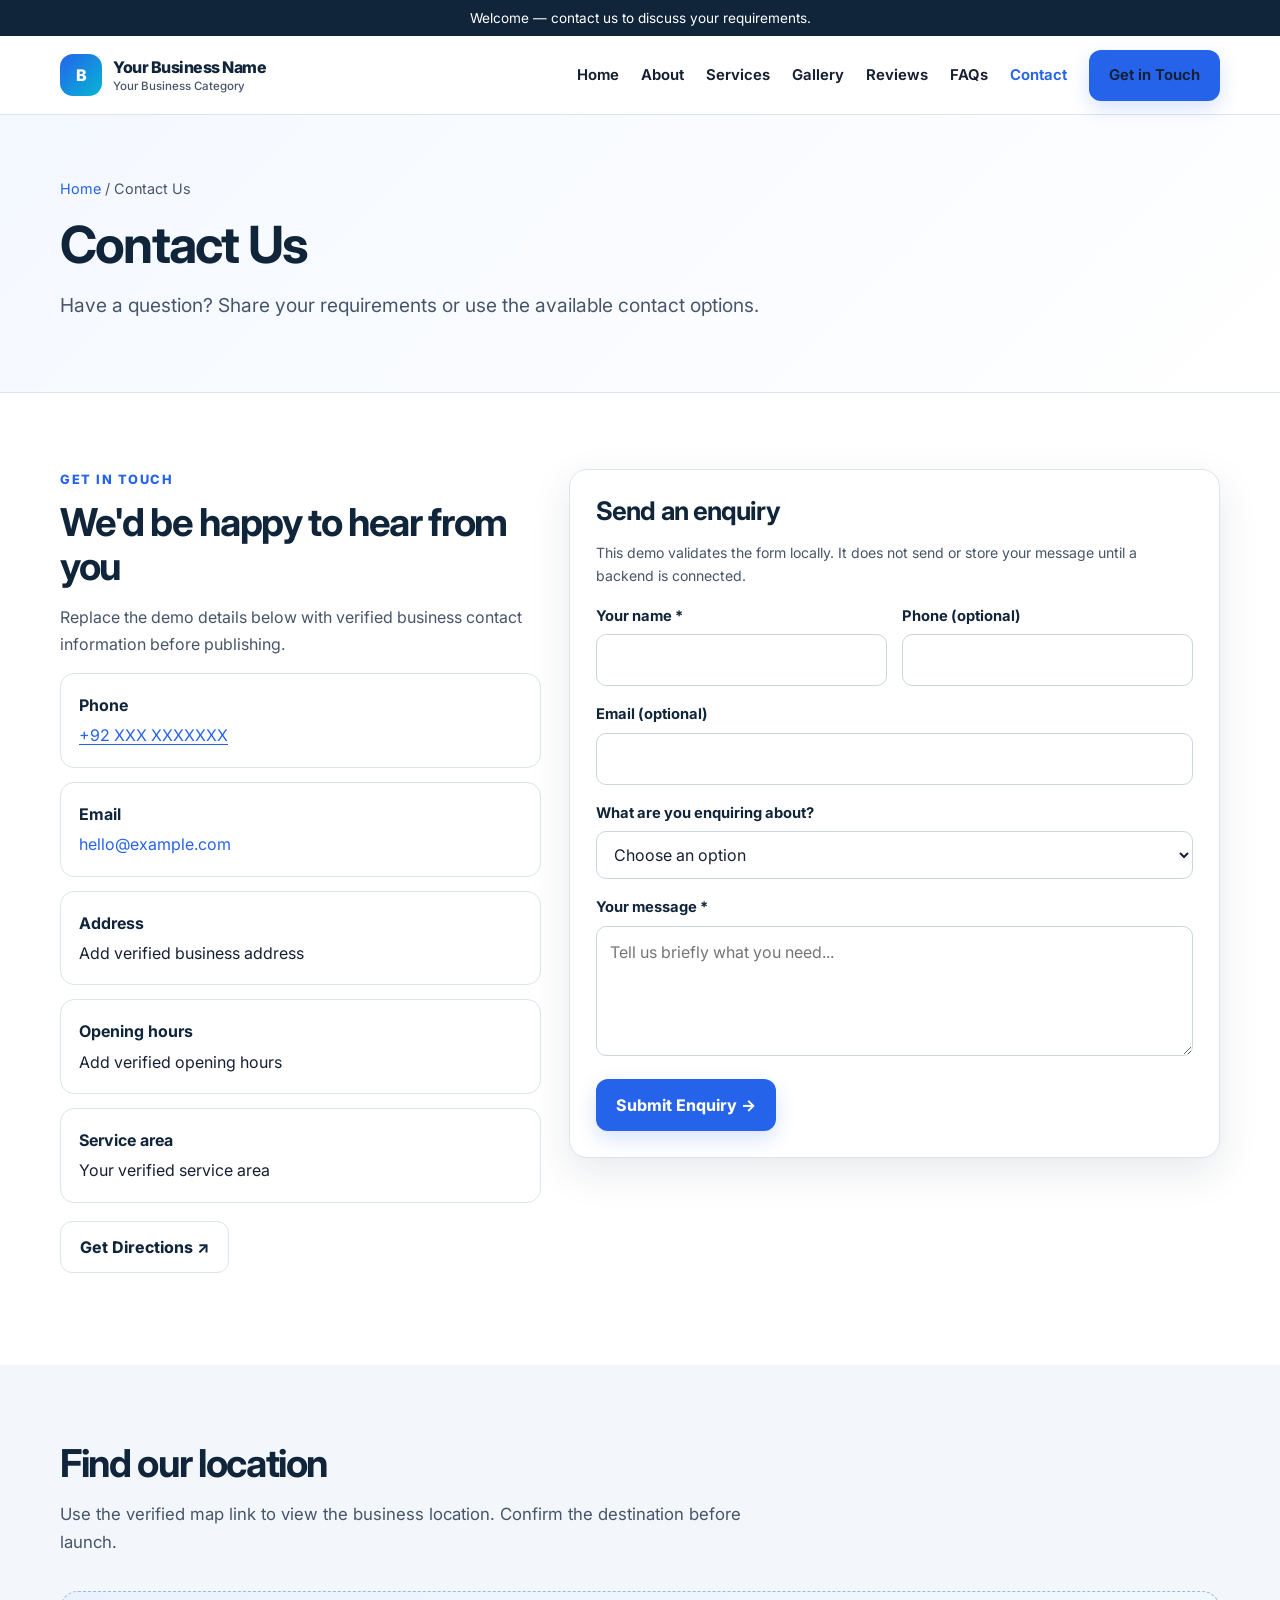
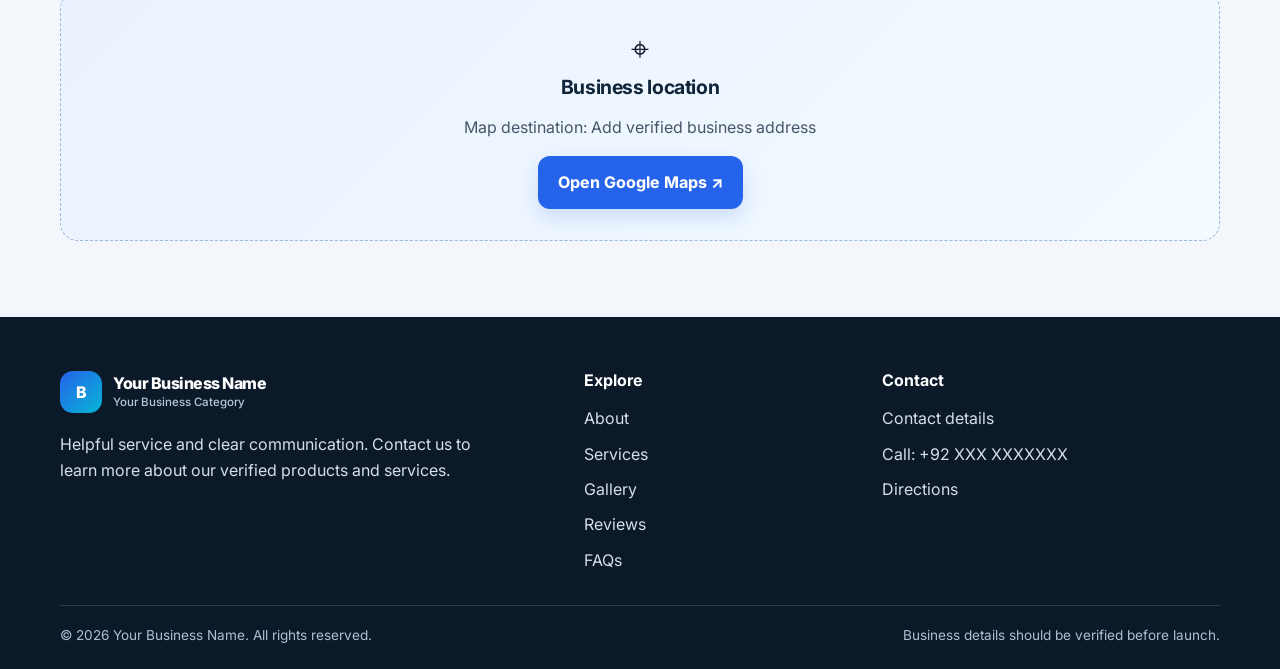
<file: contact.html>
<!doctype html>
<html lang="en">
<head>
  <meta charset="utf-8">
  <meta name="viewport" content="width=device-width, initial-scale=1">
  <meta name="description" content="Contact Your Business Name to ask questions and request verified service information.">
  <meta name="theme-color" content="#10243A">
  <title>Contact | Your Business Name</title>
  <link rel="preconnect" href="https://fonts.googleapis.com">
  <link rel="preconnect" href="https://fonts.gstatic.com" crossorigin>
  <link href="https://fonts.googleapis.com/css2?family=Inter:wght@400;500;600;700;800&family=Manrope:wght@500;600;700;800&display=swap" rel="stylesheet">
  <link rel="stylesheet" href="assets/css/styles.css">
  <script src="assets/js/config.js"></script>
  <script defer src="assets/js/main.js"></script>
</head><body>
<a class="skip-link" href="#main">Skip to content</a>
<div class="announcement">Welcome — contact us to discuss your requirements.</div>
<header class="site-header">
  <div class="container nav-wrap">
    <a class="brand" href="index.html" aria-label="Home">
      <span class="brand-mark" aria-hidden="true">B</span>
      <span><span data-business-name>Your Business Name</span><small data-business-category>Your Business Category</small></span>
    </a>
    <button class="nav-toggle" type="button" aria-expanded="false" aria-label="Open navigation menu">☰ Menu</button>
    <nav class="nav-links" aria-label="Main navigation">
      <a href="index.html" data-nav>Home</a>
      <a href="about.html" data-nav>About</a>
      <a href="services.html" data-nav>Services</a>
      <a href="gallery.html" data-nav>Gallery</a>
      <a href="reviews.html" data-nav>Reviews</a>
      <a href="faq.html" data-nav>FAQs</a>
      <a href="contact.html" data-nav>Contact</a>
      <a class="btn btn-primary" href="contact.html">Get in Touch</a>
    </nav>
  </div>
</header><main id='main'><section class="page-hero"><div class="container">
      <div class="breadcrumb"><a href="index.html">Home</a> / Contact Us</div>
      <h1>Contact Us</h1><p class="lead">Have a question? Share your requirements or use the available contact options.</p>
    </div></section>
<section class="section"><div class="container contact-grid">
<div>
<div class="kicker">Get in touch</div><h2>We'd be happy to hear from you</h2><p class="muted">Replace the demo details below with verified business contact information before publishing.</p>
<div class="contact-list">
<div class="contact-item"><strong>Phone</strong><a data-phone-link href="#contact"><span data-business-phone>+92 XXX XXXXXXX</span></a></div>
<div class="contact-item"><strong>Email</strong><a data-business-email href="mailto:hello@example.com">hello@example.com</a></div>
<div class="contact-item"><strong>Address</strong><span data-business-address>Add verified business address</span></div>
<div class="contact-item"><strong>Opening hours</strong><span data-business-hours>Add verified opening hours</span></div>
<div class="contact-item"><strong>Service area</strong><span data-business-area>Add verified service area</span></div>
</div>
<p style="margin-top:18px"><a class="btn btn-secondary" data-maps-link href="https://maps.app.goo.gl/9Pk9a9LMz5uwM9kN6" target="_blank" rel="noopener noreferrer">Get Directions ↗</a></p>
</div>
<div class="form-card" id="contact">
<h2 style="font-size:1.6rem">Send an enquiry</h2><p class="muted small">This demo validates the form locally. It does not send or store your message until a backend is connected.</p>
<form id="contact-form">
<div class="form-row"><div class="field"><label for="name">Your name *</label><input id="name" name="name" autocomplete="name" required maxlength="100"></div><div class="field"><label for="phone">Phone (optional)</label><input id="phone" name="phone" type="tel" autocomplete="tel" maxlength="30"></div></div>
<div class="field"><label for="email">Email (optional)</label><input id="email" name="email" type="email" autocomplete="email" maxlength="150"></div>
<div class="field"><label for="service">What are you enquiring about?</label><select id="service" name="service"><option value="">Choose an option</option><option>General question</option><option>Products or services</option><option>Pricing or quote</option><option>Appointment</option><option>Other</option></select></div>
<div class="field"><label for="message">Your message *</label><textarea id="message" name="message" required maxlength="2000" placeholder="Tell us briefly what you need..."></textarea></div>
<button class="btn btn-primary" type="submit">Submit Enquiry →</button>
<div id="form-status" class="form-status" role="status" aria-live="polite"></div>
</form>
</div>
</div></section>
<section class="section section-soft"><div class="container"><div class="section-head"><h2>Find our location</h2><p>Use the verified map link to view the business location. Confirm the destination before launch.</p></div><div class="map-placeholder"><div><div style="font-size:2rem" aria-hidden="true">⌖</div><h3>Business location</h3><p class="muted">Map destination: <span data-business-address>Add verified business address</span></p><a class="btn btn-primary" data-maps-link href="https://maps.app.goo.gl/9Pk9a9LMz5uwM9kN6" target="_blank" rel="noopener noreferrer">Open Google Maps ↗</a></div></div></div></section>
</main>
<footer class="site-footer">
  <div class="container">
    <div class="footer-grid">
      <div>
        <a class="brand" href="index.html" style="color:white">
          <span class="brand-mark" aria-hidden="true">B</span>
          <span><span data-business-name>Your Business Name</span><small data-business-category style="color:#B8C9DA">Your Business Category</small></span>
        </a>
        <p style="margin-top:18px;max-width:42ch">Helpful service and clear communication. Contact us to learn more about our verified products and services.</p>
      </div>
      <div>
        <h3>Explore</h3>
        <div class="footer-links">
          <a href="about.html">About</a><a href="services.html">Services</a><a href="gallery.html">Gallery</a><a href="reviews.html">Reviews</a><a href="faq.html">FAQs</a>
        </div>
      </div>
      <div>
        <h3>Contact</h3>
        <div class="footer-links">
          <a href="contact.html">Contact details</a>
          <a data-phone-link href="#contact">Call: <span data-business-phone>+92 XXX XXXXXXX</span></a>
          <a data-maps-link href="https://maps.app.goo.gl/9Pk9a9LMz5uwM9kN6">Directions</a>
          <a data-social="instagram" href="#" target="_blank" rel="noopener noreferrer">Instagram</a>
          <a data-social="facebook" href="#" target="_blank" rel="noopener noreferrer">Facebook</a>
        </div>
      </div>
    </div>
    <div class="footer-bottom"><span>© <span data-current-year></span> <span data-business-name>Your Business Name</span>. All rights reserved.</span><span>Business details should be verified before launch.</span></div>
  </div>
</footer>
<div class="mobile-cta">
  <a class="btn btn-secondary" data-phone-link href="#contact">☎ Call</a>
  <a class="btn btn-primary" data-whatsapp-link href="#contact">WhatsApp / Enquire</a>
</div></body></html>
</file>
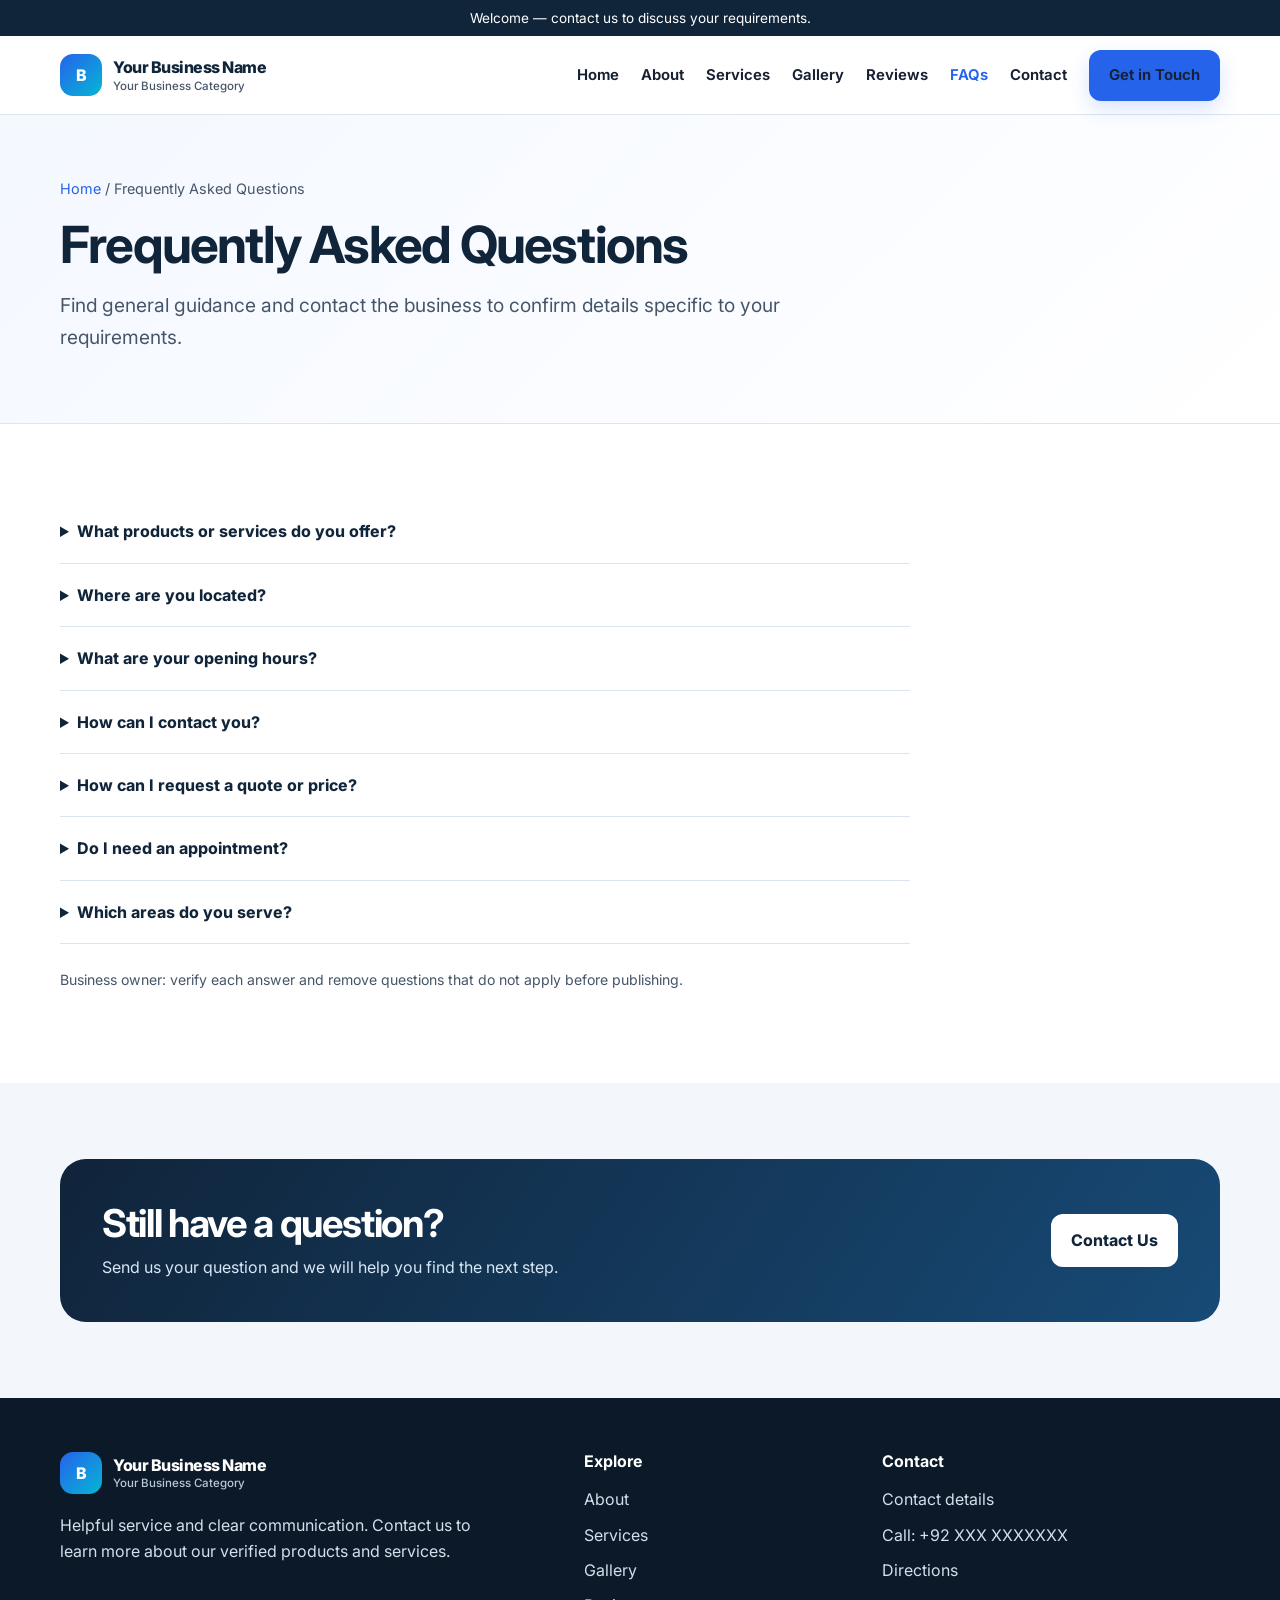
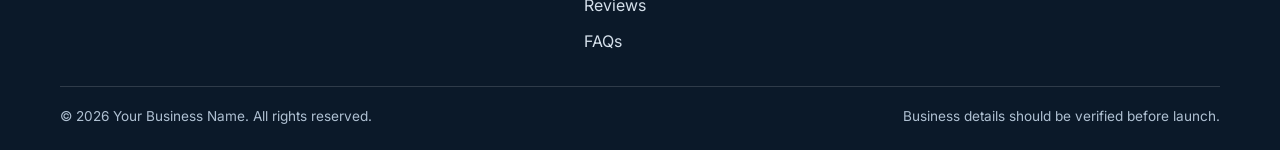
<file: faq.html>
<!doctype html>
<html lang="en">
<head>
  <meta charset="utf-8">
  <meta name="viewport" content="width=device-width, initial-scale=1">
  <meta name="description" content="Answers to common questions about contacting Your Business Name and its services.">
  <meta name="theme-color" content="#10243A">
  <title>FAQs | Your Business Name</title>
  <link rel="preconnect" href="https://fonts.googleapis.com">
  <link rel="preconnect" href="https://fonts.gstatic.com" crossorigin>
  <link href="https://fonts.googleapis.com/css2?family=Inter:wght@400;500;600;700;800&family=Manrope:wght@500;600;700;800&display=swap" rel="stylesheet">
  <link rel="stylesheet" href="assets/css/styles.css">
  <script src="assets/js/config.js"></script>
  <script defer src="assets/js/main.js"></script>
</head><body>
<a class="skip-link" href="#main">Skip to content</a>
<div class="announcement">Welcome — contact us to discuss your requirements.</div>
<header class="site-header">
  <div class="container nav-wrap">
    <a class="brand" href="index.html" aria-label="Home">
      <span class="brand-mark" aria-hidden="true">B</span>
      <span><span data-business-name>Your Business Name</span><small data-business-category>Your Business Category</small></span>
    </a>
    <button class="nav-toggle" type="button" aria-expanded="false" aria-label="Open navigation menu">☰ Menu</button>
    <nav class="nav-links" aria-label="Main navigation">
      <a href="index.html" data-nav>Home</a>
      <a href="about.html" data-nav>About</a>
      <a href="services.html" data-nav>Services</a>
      <a href="gallery.html" data-nav>Gallery</a>
      <a href="reviews.html" data-nav>Reviews</a>
      <a href="faq.html" data-nav>FAQs</a>
      <a href="contact.html" data-nav>Contact</a>
      <a class="btn btn-primary" href="contact.html">Get in Touch</a>
    </nav>
  </div>
</header><main id='main'><section class="page-hero"><div class="container">
      <div class="breadcrumb"><a href="index.html">Home</a> / Frequently Asked Questions</div>
      <h1>Frequently Asked Questions</h1><p class="lead">Find general guidance and contact the business to confirm details specific to your requirements.</p>
    </div></section>
<section class="section"><div class="container"><div class="faq-list">
<details><summary>What products or services do you offer?</summary><p>We offer [insert verified products or services]. Visit the Services page or contact us for details.</p></details>
<details><summary>Where are you located?</summary><p>Our address is [insert verified address]. Use the directions link on the Contact page to plan your visit.</p></details>
<details><summary>What are your opening hours?</summary><p>Our hours are [insert verified opening hours]. Please confirm any holiday or seasonal changes with the business.</p></details>
<details><summary>How can I contact you?</summary><p>You can contact us using the verified phone number, email or WhatsApp details listed on our Contact page.</p></details>
<details><summary>How can I request a quote or price?</summary><p>Send us your requirements through the contact form. Pricing and availability will be confirmed by the business.</p></details>
<details><summary>Do I need an appointment?</summary><p>[Insert the business's verified appointment policy. Remove this question if appointments are not relevant.]</p></details>
<details><summary>Which areas do you serve?</summary><p>We serve [insert verified service area]. Please contact us if you are unsure whether your location is covered.</p></details>
</div><p class="muted small" style="margin-top:24px">Business owner: verify each answer and remove questions that do not apply before publishing.</p></div></section>
<section class="section section-soft"><div class="container"><div class="cta-band"><div><h2>Still have a question?</h2><p>Send us your question and we will help you find the next step.</p></div><a class="btn btn-light" href="contact.html">Contact Us</a></div></div></section>
</main>
<footer class="site-footer">
  <div class="container">
    <div class="footer-grid">
      <div>
        <a class="brand" href="index.html" style="color:white">
          <span class="brand-mark" aria-hidden="true">B</span>
          <span><span data-business-name>Your Business Name</span><small data-business-category style="color:#B8C9DA">Your Business Category</small></span>
        </a>
        <p style="margin-top:18px;max-width:42ch">Helpful service and clear communication. Contact us to learn more about our verified products and services.</p>
      </div>
      <div>
        <h3>Explore</h3>
        <div class="footer-links">
          <a href="about.html">About</a><a href="services.html">Services</a><a href="gallery.html">Gallery</a><a href="reviews.html">Reviews</a><a href="faq.html">FAQs</a>
        </div>
      </div>
      <div>
        <h3>Contact</h3>
        <div class="footer-links">
          <a href="contact.html">Contact details</a>
          <a data-phone-link href="#contact">Call: <span data-business-phone>+92 XXX XXXXXXX</span></a>
          <a data-maps-link href="https://maps.app.goo.gl/9Pk9a9LMz5uwM9kN6">Directions</a>
          <a data-social="instagram" href="#" target="_blank" rel="noopener noreferrer">Instagram</a>
          <a data-social="facebook" href="#" target="_blank" rel="noopener noreferrer">Facebook</a>
        </div>
      </div>
    </div>
    <div class="footer-bottom"><span>© <span data-current-year></span> <span data-business-name>Your Business Name</span>. All rights reserved.</span><span>Business details should be verified before launch.</span></div>
  </div>
</footer>
<div class="mobile-cta">
  <a class="btn btn-secondary" data-phone-link href="#contact">☎ Call</a>
  <a class="btn btn-primary" data-whatsapp-link href="#contact">WhatsApp / Enquire</a>
</div></body></html>
</file>
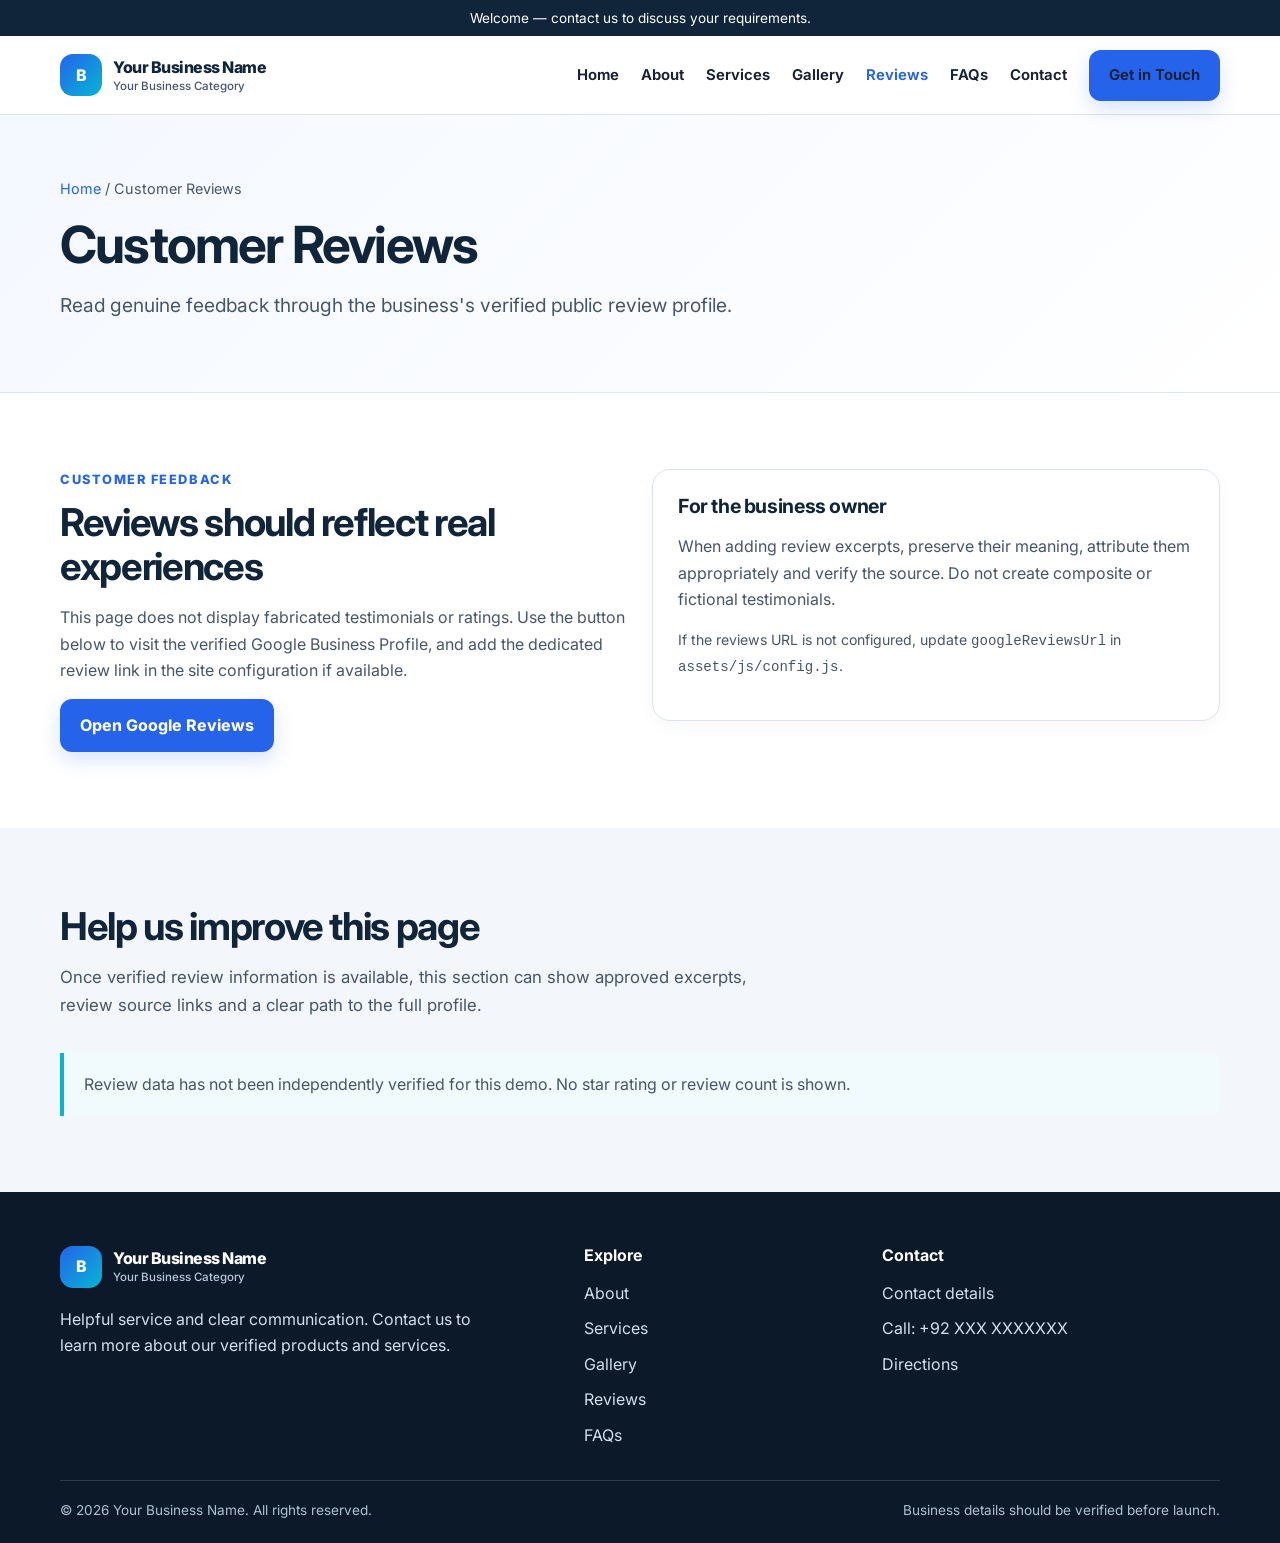
<file: reviews.html>
<!doctype html>
<html lang="en">
<head>
  <meta charset="utf-8">
  <meta name="viewport" content="width=device-width, initial-scale=1">
  <meta name="description" content="Find customer feedback for Your Business Name using verified review sources.">
  <meta name="theme-color" content="#10243A">
  <title>Reviews | Your Business Name</title>
  <link rel="preconnect" href="https://fonts.googleapis.com">
  <link rel="preconnect" href="https://fonts.gstatic.com" crossorigin>
  <link href="https://fonts.googleapis.com/css2?family=Inter:wght@400;500;600;700;800&family=Manrope:wght@500;600;700;800&display=swap" rel="stylesheet">
  <link rel="stylesheet" href="assets/css/styles.css">
  <script src="assets/js/config.js"></script>
  <script defer src="assets/js/main.js"></script>
</head><body>
<a class="skip-link" href="#main">Skip to content</a>
<div class="announcement">Welcome — contact us to discuss your requirements.</div>
<header class="site-header">
  <div class="container nav-wrap">
    <a class="brand" href="index.html" aria-label="Home">
      <span class="brand-mark" aria-hidden="true">B</span>
      <span><span data-business-name>Your Business Name</span><small data-business-category>Your Business Category</small></span>
    </a>
    <button class="nav-toggle" type="button" aria-expanded="false" aria-label="Open navigation menu">☰ Menu</button>
    <nav class="nav-links" aria-label="Main navigation">
      <a href="index.html" data-nav>Home</a>
      <a href="about.html" data-nav>About</a>
      <a href="services.html" data-nav>Services</a>
      <a href="gallery.html" data-nav>Gallery</a>
      <a href="reviews.html" data-nav>Reviews</a>
      <a href="faq.html" data-nav>FAQs</a>
      <a href="contact.html" data-nav>Contact</a>
      <a class="btn btn-primary" href="contact.html">Get in Touch</a>
    </nav>
  </div>
</header><main id='main'><section class="page-hero"><div class="container">
      <div class="breadcrumb"><a href="index.html">Home</a> / Customer Reviews</div>
      <h1>Customer Reviews</h1><p class="lead">Read genuine feedback through the business's verified public review profile.</p>
    </div></section>
<section class="section"><div class="container grid-2" style="align-items:start">
<div><div class="kicker">Customer feedback</div><h2>Reviews should reflect real experiences</h2><p class="muted">This page does not display fabricated testimonials or ratings. Use the button below to visit the verified Google Business Profile, and add the dedicated review link in the site configuration if available.</p><a class="btn btn-primary" data-reviews-link href="#reviews">Open Google Reviews</a></div>
<div class="card"><h3>For the business owner</h3><p>When adding review excerpts, preserve their meaning, attribute them appropriately and verify the source. Do not create composite or fictional testimonials.</p><p class="small muted">If the reviews URL is not configured, update <code>googleReviewsUrl</code> in <code>assets/js/config.js</code>.</p></div>
</div></section>
<section class="section section-soft"><div class="container"><div class="section-head"><h2>Help us improve this page</h2><p>Once verified review information is available, this section can show approved excerpts, review source links and a clear path to the full profile.</p></div><div class="review-note">Review data has not been independently verified for this demo. No star rating or review count is shown.</div></div></section>
</main>
<footer class="site-footer">
  <div class="container">
    <div class="footer-grid">
      <div>
        <a class="brand" href="index.html" style="color:white">
          <span class="brand-mark" aria-hidden="true">B</span>
          <span><span data-business-name>Your Business Name</span><small data-business-category style="color:#B8C9DA">Your Business Category</small></span>
        </a>
        <p style="margin-top:18px;max-width:42ch">Helpful service and clear communication. Contact us to learn more about our verified products and services.</p>
      </div>
      <div>
        <h3>Explore</h3>
        <div class="footer-links">
          <a href="about.html">About</a><a href="services.html">Services</a><a href="gallery.html">Gallery</a><a href="reviews.html">Reviews</a><a href="faq.html">FAQs</a>
        </div>
      </div>
      <div>
        <h3>Contact</h3>
        <div class="footer-links">
          <a href="contact.html">Contact details</a>
          <a data-phone-link href="#contact">Call: <span data-business-phone>+92 XXX XXXXXXX</span></a>
          <a data-maps-link href="https://maps.app.goo.gl/9Pk9a9LMz5uwM9kN6">Directions</a>
          <a data-social="instagram" href="#" target="_blank" rel="noopener noreferrer">Instagram</a>
          <a data-social="facebook" href="#" target="_blank" rel="noopener noreferrer">Facebook</a>
        </div>
      </div>
    </div>
    <div class="footer-bottom"><span>© <span data-current-year></span> <span data-business-name>Your Business Name</span>. All rights reserved.</span><span>Business details should be verified before launch.</span></div>
  </div>
</footer>
<div class="mobile-cta">
  <a class="btn btn-secondary" data-phone-link href="#contact">☎ Call</a>
  <a class="btn btn-primary" data-whatsapp-link href="#contact">WhatsApp / Enquire</a>
</div></body></html>
</file>
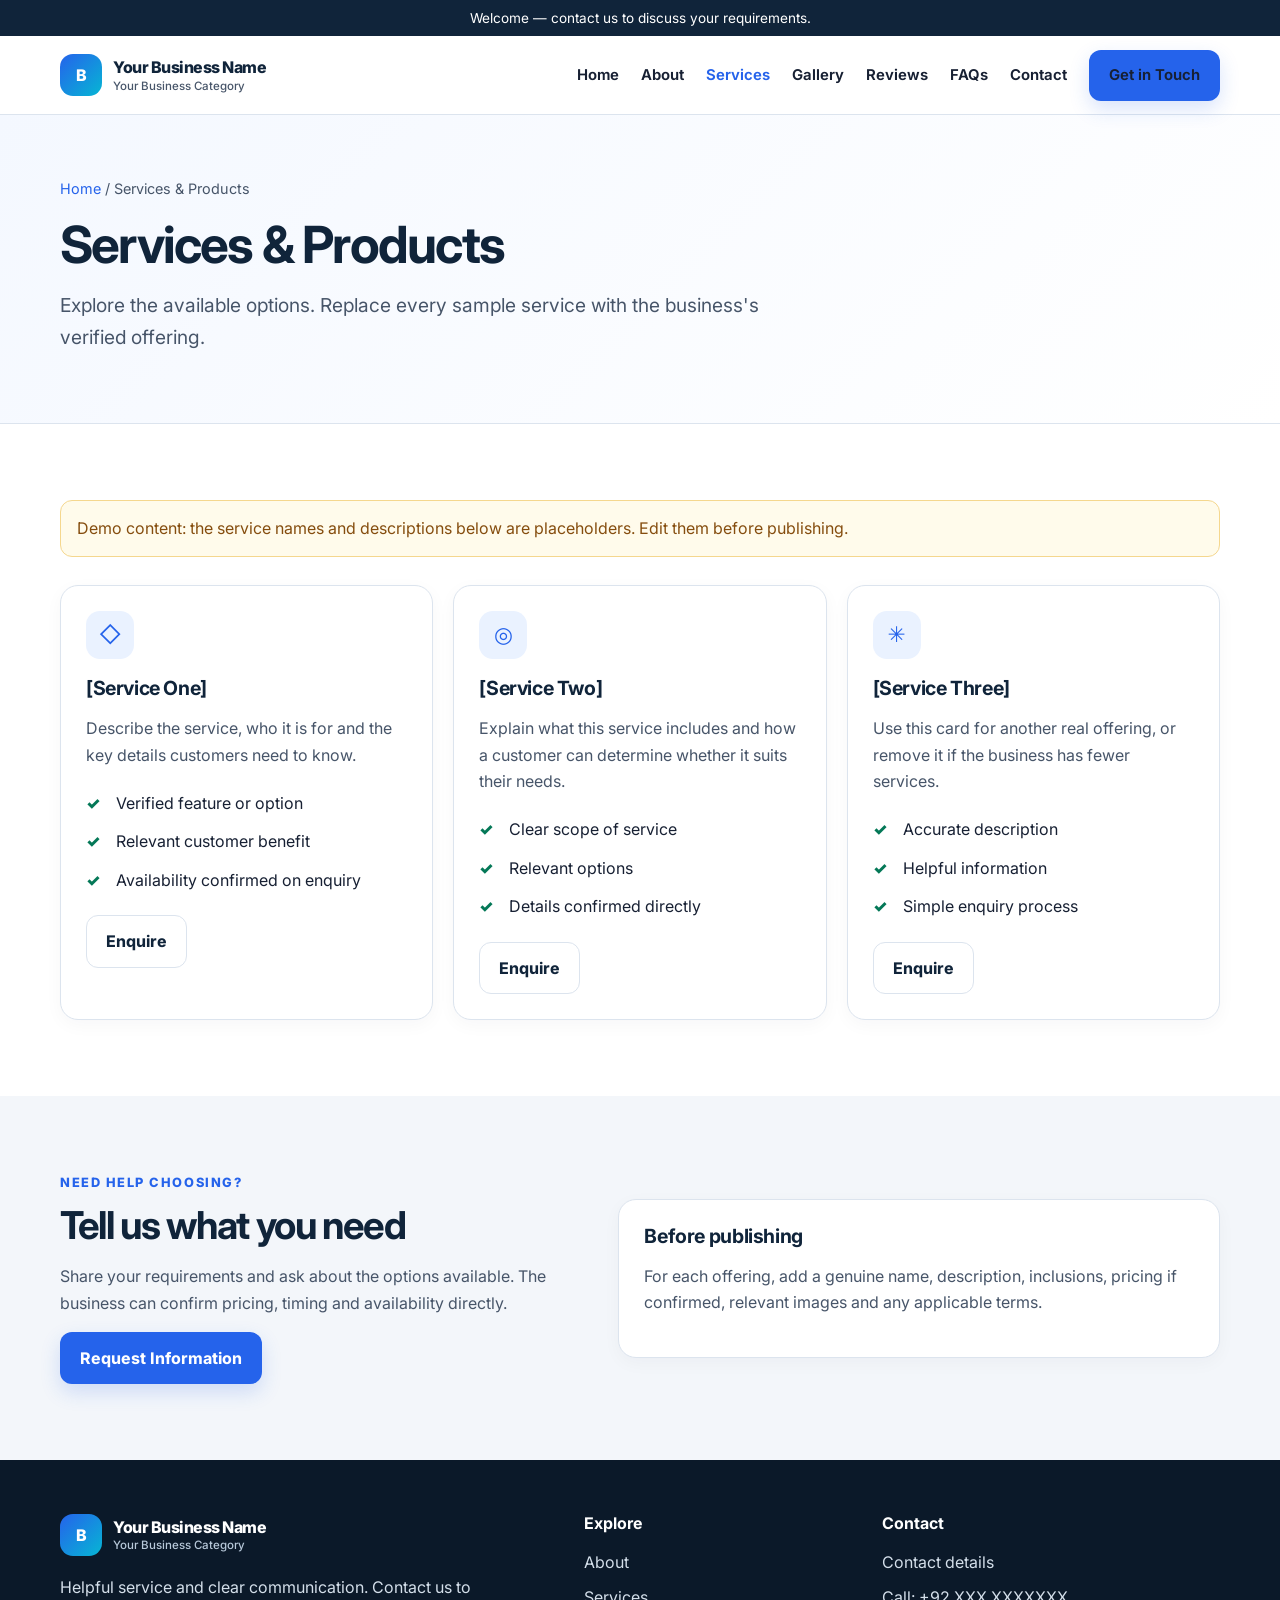
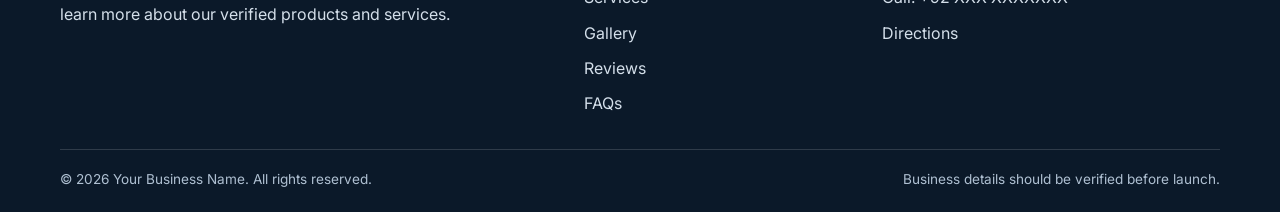
<file: services.html>
<!doctype html>
<html lang="en">
<head>
  <meta charset="utf-8">
  <meta name="viewport" content="width=device-width, initial-scale=1">
  <meta name="description" content="Explore the products and services offered by Your Business Name.">
  <meta name="theme-color" content="#10243A">
  <title>Services | Your Business Name</title>
  <link rel="preconnect" href="https://fonts.googleapis.com">
  <link rel="preconnect" href="https://fonts.gstatic.com" crossorigin>
  <link href="https://fonts.googleapis.com/css2?family=Inter:wght@400;500;600;700;800&family=Manrope:wght@500;600;700;800&display=swap" rel="stylesheet">
  <link rel="stylesheet" href="assets/css/styles.css">
  <script src="assets/js/config.js"></script>
  <script defer src="assets/js/main.js"></script>
</head><body>
<a class="skip-link" href="#main">Skip to content</a>
<div class="announcement">Welcome — contact us to discuss your requirements.</div>
<header class="site-header">
  <div class="container nav-wrap">
    <a class="brand" href="index.html" aria-label="Home">
      <span class="brand-mark" aria-hidden="true">B</span>
      <span><span data-business-name>Your Business Name</span><small data-business-category>Your Business Category</small></span>
    </a>
    <button class="nav-toggle" type="button" aria-expanded="false" aria-label="Open navigation menu">☰ Menu</button>
    <nav class="nav-links" aria-label="Main navigation">
      <a href="index.html" data-nav>Home</a>
      <a href="about.html" data-nav>About</a>
      <a href="services.html" data-nav>Services</a>
      <a href="gallery.html" data-nav>Gallery</a>
      <a href="reviews.html" data-nav>Reviews</a>
      <a href="faq.html" data-nav>FAQs</a>
      <a href="contact.html" data-nav>Contact</a>
      <a class="btn btn-primary" href="contact.html">Get in Touch</a>
    </nav>
  </div>
</header><main id='main'><section class="page-hero"><div class="container">
      <div class="breadcrumb"><a href="index.html">Home</a> / Services & Products</div>
      <h1>Services & Products</h1><p class="lead">Explore the available options. Replace every sample service with the business's verified offering.</p>
    </div></section>
<section class="section"><div class="container"><div class="notice" style="margin-bottom:28px">Demo content: the service names and descriptions below are placeholders. Edit them before publishing.</div><div class="grid-3">
<article class="card"><div class="icon-box">◇</div><h3>[Service One]</h3><p>Describe the service, who it is for and the key details customers need to know.</p><ul class="check-list"><li>Verified feature or option</li><li>Relevant customer benefit</li><li>Availability confirmed on enquiry</li></ul><a class="btn btn-secondary" href="contact.html">Enquire</a></article>
<article class="card"><div class="icon-box">◎</div><h3>[Service Two]</h3><p>Explain what this service includes and how a customer can determine whether it suits their needs.</p><ul class="check-list"><li>Clear scope of service</li><li>Relevant options</li><li>Details confirmed directly</li></ul><a class="btn btn-secondary" href="contact.html">Enquire</a></article>
<article class="card"><div class="icon-box">✳</div><h3>[Service Three]</h3><p>Use this card for another real offering, or remove it if the business has fewer services.</p><ul class="check-list"><li>Accurate description</li><li>Helpful information</li><li>Simple enquiry process</li></ul><a class="btn btn-secondary" href="contact.html">Enquire</a></article>
</div></div></section>
<section class="section section-soft"><div class="container split"><div><div class="kicker">Need help choosing?</div><h2>Tell us what you need</h2><p class="muted">Share your requirements and ask about the options available. The business can confirm pricing, timing and availability directly.</p><a class="btn btn-primary" href="contact.html">Request Information</a></div><div class="card"><h3>Before publishing</h3><p>For each offering, add a genuine name, description, inclusions, pricing if confirmed, relevant images and any applicable terms.</p></div></div></section>
</main>
<footer class="site-footer">
  <div class="container">
    <div class="footer-grid">
      <div>
        <a class="brand" href="index.html" style="color:white">
          <span class="brand-mark" aria-hidden="true">B</span>
          <span><span data-business-name>Your Business Name</span><small data-business-category style="color:#B8C9DA">Your Business Category</small></span>
        </a>
        <p style="margin-top:18px;max-width:42ch">Helpful service and clear communication. Contact us to learn more about our verified products and services.</p>
      </div>
      <div>
        <h3>Explore</h3>
        <div class="footer-links">
          <a href="about.html">About</a><a href="services.html">Services</a><a href="gallery.html">Gallery</a><a href="reviews.html">Reviews</a><a href="faq.html">FAQs</a>
        </div>
      </div>
      <div>
        <h3>Contact</h3>
        <div class="footer-links">
          <a href="contact.html">Contact details</a>
          <a data-phone-link href="#contact">Call: <span data-business-phone>+92 XXX XXXXXXX</span></a>
          <a data-maps-link href="https://maps.app.goo.gl/9Pk9a9LMz5uwM9kN6">Directions</a>
          <a data-social="instagram" href="#" target="_blank" rel="noopener noreferrer">Instagram</a>
          <a data-social="facebook" href="#" target="_blank" rel="noopener noreferrer">Facebook</a>
        </div>
      </div>
    </div>
    <div class="footer-bottom"><span>© <span data-current-year></span> <span data-business-name>Your Business Name</span>. All rights reserved.</span><span>Business details should be verified before launch.</span></div>
  </div>
</footer>
<div class="mobile-cta">
  <a class="btn btn-secondary" data-phone-link href="#contact">☎ Call</a>
  <a class="btn btn-primary" data-whatsapp-link href="#contact">WhatsApp / Enquire</a>
</div></body></html>
</file>
<file: assets/css/styles.css>
:root {
  --navy: #10243A;
  --blue: #2563EB;
  --cyan: #06B6D4;
  --white: #FFFFFF;
  --surface: #F3F6FA;
  --text: #172033;
  --muted: #475569;
  --border: #DCE4EE;
  --success: #166534;
  --danger: #B91C1C;
  --radius: 18px;
  --shadow: 0 14px 40px rgba(16,36,58,.10);
  --max: 1160px;
}
* { box-sizing: border-box; }
html { scroll-behavior: smooth; }
body {
  margin: 0; font-family: Inter, ui-sans-serif, system-ui, -apple-system, BlinkMacSystemFont, "Segoe UI", sans-serif;
  color: var(--text); background: var(--white); line-height: 1.65;
}
img { max-width: 100%; display: block; }
a { color: var(--blue); text-underline-offset: 3px; }
a:hover { color: #1E40AF; }
button, input, textarea, select { font: inherit; }
button, a { -webkit-tap-highlight-color: transparent; }
:focus-visible { outline: 3px solid var(--cyan); outline-offset: 3px; }
.container { width: min(calc(100% - 40px), var(--max)); margin-inline: auto; }
.skip-link { position: absolute; left: -9999px; top: 8px; background: white; padding: 10px; z-index: 999; }
.skip-link:focus { left: 8px; }
.announcement { background: var(--navy); color: white; text-align: center; padding: 7px 12px; font-size: .85rem; }
.site-header { position: sticky; top: 0; z-index: 100; background: rgba(255,255,255,.96); backdrop-filter: blur(12px); border-bottom: 1px solid var(--border); }
.nav-wrap { min-height: 78px; display: flex; align-items: center; justify-content: space-between; gap: 22px; }
.brand { display: flex; align-items: center; gap: 11px; text-decoration: none; color: var(--navy); font-weight: 800; letter-spacing: -.03em; line-height: 1.15; }
.brand-mark { display: grid; place-items: center; width: 42px; height: 42px; color: white; border-radius: 13px; background: linear-gradient(135deg,var(--blue),var(--cyan)); font-weight: 800; }
.brand small { display: block; font-size: .72rem; font-weight: 500; color: var(--muted); letter-spacing: 0; margin-top: 3px; }
.nav-links { display: flex; align-items: center; gap: 22px; }
.nav-links a { color: var(--text); text-decoration: none; font-size: .93rem; font-weight: 650; }
.nav-links a:hover, .nav-links a[aria-current="page"] { color: var(--blue); }
.nav-toggle { display: none; background: white; color: var(--navy); border: 1px solid var(--border); border-radius: 12px; padding: 9px 12px; cursor: pointer; }
.btn { display: inline-flex; align-items: center; justify-content: center; gap: 9px; min-height: 48px; padding: 12px 19px; border: 1px solid transparent; border-radius: 12px; font-weight: 750; text-decoration: none; cursor: pointer; transition: transform .18s ease, background .18s ease, box-shadow .18s ease; }
.btn:hover { transform: translateY(-2px); }
.btn-primary { background: var(--blue); color: white; box-shadow: 0 8px 20px rgba(37,99,235,.18); }
.btn-primary:hover { color: white; background: #1E40AF; }
.btn-secondary { background: white; color: var(--navy); border-color: var(--border); }
.btn-secondary:hover { background: var(--surface); color: var(--navy); }
.btn-light { background: white; color: var(--navy); }
.hero { padding: 76px 0 70px; background: radial-gradient(circle at 90% 15%, rgba(6,182,212,.13), transparent 32%), linear-gradient(135deg,#F7FAFF,#FFFFFF 55%,#EFF6FF); overflow: hidden; }
.hero-grid { display: grid; grid-template-columns: 1.04fr .96fr; gap: 48px; align-items: center; }
.eyebrow { display: inline-flex; align-items: center; gap: 8px; color: #1D4ED8; background: #EAF2FF; border: 1px solid #D7E6FF; padding: 6px 11px; border-radius: 999px; font-size: .82rem; font-weight: 750; }
h1,h2,h3 { color: var(--navy); line-height: 1.15; letter-spacing: -.035em; margin: 0 0 16px; }
h1 { font-size: clamp(2.45rem,5vw,4.35rem); }
h2 { font-size: clamp(1.8rem,3vw,2.7rem); }
h3 { font-size: 1.22rem; letter-spacing: -.02em; }
p { margin: 0 0 16px; }
.lead { color: var(--muted); font-size: clamp(1.05rem,1.6vw,1.2rem); max-width: 62ch; }
.hero-actions { display: flex; flex-wrap: wrap; gap: 12px; margin-top: 26px; }
.hero-visual { min-height: 390px; border-radius: 28px; position: relative; overflow: hidden; background: linear-gradient(145deg,#CDEBFF,#E8F6FF 45%,#B8D8F5); box-shadow: var(--shadow); }
.hero-visual img { width: 100%; height: 100%; min-height: 390px; object-fit: cover; }
.visual-overlay { position: absolute; inset: auto 18px 18px; padding: 18px 20px; border-radius: 16px; background: rgba(255,255,255,.94); box-shadow: 0 10px 35px rgba(16,36,58,.12); }
.visual-overlay strong { color: var(--navy); display: block; font-size: 1.05rem; }
.visual-overlay span { color: var(--muted); font-size: .9rem; }
.section { padding: 76px 0; }
.section-soft { background: var(--surface); }
.section-head { max-width: 720px; margin-bottom: 34px; }
.section-head p { color: var(--muted); font-size: 1.05rem; }
.kicker { color: var(--blue); font-size: .8rem; font-weight: 800; text-transform: uppercase; letter-spacing: .12em; margin-bottom: 10px; }
.grid-3 { display: grid; grid-template-columns: repeat(3,minmax(0,1fr)); gap: 20px; }
.grid-2 { display: grid; grid-template-columns: repeat(2,minmax(0,1fr)); gap: 24px; }
.card { border: 1px solid var(--border); background: white; border-radius: var(--radius); padding: 25px; box-shadow: 0 5px 18px rgba(16,36,58,.035); transition: transform .2s ease, box-shadow .2s ease, border-color .2s ease; }
.card:hover { transform: translateY(-4px); box-shadow: var(--shadow); border-color: #B8D3F8; }
.card p { color: var(--muted); }
.icon-box { display: grid; place-items: center; width: 48px; height: 48px; border-radius: 14px; background: #EAF2FF; color: var(--blue); font-size: 1.35rem; margin-bottom: 18px; }
.text-link { display: inline-flex; gap: 7px; font-weight: 750; text-decoration: none; }
.split { display: grid; grid-template-columns: .92fr 1.08fr; align-items: center; gap: 46px; }
.image-panel { border-radius: 24px; overflow: hidden; min-height: 340px; background: linear-gradient(135deg,#DCEEFF,#F0F9FF); }
.image-panel img { width: 100%; height: 100%; min-height: 340px; object-fit: cover; }
.check-list { list-style: none; padding: 0; margin: 22px 0; }
.check-list li { position: relative; padding-left: 30px; margin: 12px 0; }
.check-list li:before { content: "✓"; position: absolute; left: 0; top: 0; color: #047857; font-weight: 900; }
.steps { counter-reset: step; display: grid; grid-template-columns: repeat(3,1fr); gap: 18px; }
.step { padding: 22px; border-radius: var(--radius); background: white; border: 1px solid var(--border); }
.step:before { counter-increment: step; content: "0" counter(step); display: block; color: var(--blue); font-weight: 850; font-size: 1.3rem; margin-bottom: 16px; }
.cta-band { padding: 42px; border-radius: 26px; background: linear-gradient(125deg,var(--navy),#174A76); color: white; display: flex; align-items: center; justify-content: space-between; gap: 26px; }
.cta-band h2 { color: white; margin-bottom: 8px; }
.cta-band p { color: #D8E7F6; margin: 0; }
.page-hero { padding: 62px 0 54px; background: linear-gradient(135deg,#F4F8FF,#FFFFFF); border-bottom: 1px solid var(--border); }
.page-hero h1 { font-size: clamp(2.2rem,4vw,3.5rem); }
.breadcrumb { color: var(--muted); font-size: .9rem; margin-bottom: 14px; }
.breadcrumb a { text-decoration: none; }
.gallery-grid { display: grid; grid-template-columns: repeat(3,minmax(0,1fr)); gap: 16px; }
.gallery-item { padding: 0; border: 0; border-radius: 16px; overflow: hidden; background: var(--surface); cursor: pointer; text-align: left; position: relative; }
.gallery-item img { width: 100%; aspect-ratio: 4/3; object-fit: cover; transition: transform .25s ease; }
.gallery-item:hover img { transform: scale(1.04); }
.gallery-item span { display: block; padding: 12px 14px; color: var(--navy); font-weight: 700; background: white; }
.faq-list { max-width: 850px; }
details { border-bottom: 1px solid var(--border); padding: 18px 0; }
summary { cursor: pointer; color: var(--navy); font-weight: 750; padding-right: 24px; }
details p { color: var(--muted); margin: 12px 0 0; }
.review-note { border-left: 4px solid var(--cyan); background: #F1FAFC; padding: 18px 20px; border-radius: 0 12px 12px 0; color: var(--muted); }
.contact-grid { display: grid; grid-template-columns: .85fr 1.15fr; gap: 28px; align-items: start; }
.contact-list { display: grid; gap: 14px; }
.contact-item { padding: 18px; background: white; border: 1px solid var(--border); border-radius: 14px; }
.contact-item strong { display: block; color: var(--navy); margin-bottom: 4px; }
.form-card { background: white; border: 1px solid var(--border); border-radius: var(--radius); padding: 26px; box-shadow: var(--shadow); }
.form-row { display: grid; grid-template-columns: 1fr 1fr; gap: 15px; }
.field { margin-bottom: 16px; }
label { display: block; font-weight: 700; margin-bottom: 6px; color: var(--navy); font-size: .92rem; }
input, textarea, select { width: 100%; padding: 12px 13px; border: 1px solid #CBD5E1; border-radius: 10px; background: white; color: var(--text); }
textarea { min-height: 130px; resize: vertical; }
input:focus, textarea:focus, select:focus { outline: 2px solid #93C5FD; border-color: var(--blue); }
.form-status { padding: 12px 14px; border-radius: 10px; margin-top: 14px; display: none; }
.form-status.success { display: block; background: #F0FDF4; color: var(--success); border: 1px solid #BBF7D0; }
.form-status.error { display: block; background: #FEF2F2; color: var(--danger); border: 1px solid #FECACA; }
.map-placeholder { display: grid; place-items: center; text-align: center; min-height: 250px; padding: 28px; border-radius: var(--radius); background: linear-gradient(135deg,#EAF2FF,#F2FBFF); border: 1px dashed #9CB8D8; }
.site-footer { background: #0B1929; color: #D4DFEA; padding: 54px 0 22px; }
.footer-grid { display: grid; grid-template-columns: 1.3fr .7fr .9fr; gap: 36px; padding-bottom: 32px; }
.site-footer h3 { color: white; font-size: 1rem; letter-spacing: 0; }
.site-footer a { color: #D4DFEA; text-decoration: none; }
.site-footer a:hover { color: white; text-decoration: underline; }
.footer-links { display: grid; gap: 9px; }
.footer-bottom { border-top: 1px solid rgba(255,255,255,.15); padding-top: 18px; display: flex; flex-wrap: wrap; justify-content: space-between; gap: 12px; font-size: .85rem; color: #AFC0D2; }
.mobile-cta { display: none; }
.modal { position: fixed; inset: 0; background: rgba(5,15,27,.88); z-index: 500; display: none; align-items: center; justify-content: center; padding: 24px; }
.modal.open { display: flex; }
.modal-inner { max-width: 900px; width: 100%; position: relative; }
.modal img { max-height: 78vh; width: 100%; object-fit: contain; border-radius: 12px; }
.modal-close { position: absolute; top: -42px; right: 0; color: white; background: transparent; border: 1px solid rgba(255,255,255,.6); border-radius: 9px; padding: 6px 12px; cursor: pointer; }
.muted { color: var(--muted); }
.small { font-size: .88rem; }
.notice { border: 1px solid #F5D78E; background: #FFFBEB; color: #854D0E; border-radius: 12px; padding: 14px 16px; }
.reveal { animation: enter .55s ease both; }
@keyframes enter { from { opacity: 0; transform: translateY(12px); } to { opacity: 1; transform: translateY(0); } }
@media (max-width: 900px) {
  .nav-links { gap: 13px; }
  .nav-links a { font-size: .86rem; }
  .hero-grid, .split, .contact-grid { grid-template-columns: 1fr; }
  .hero-grid { gap: 32px; }
  .hero-visual, .hero-visual img { min-height: 300px; }
  .grid-3 { grid-template-columns: repeat(2,minmax(0,1fr)); }
  .footer-grid { grid-template-columns: 1fr 1fr; }
}
@media (max-width: 680px) {
  .container { width: min(calc(100% - 30px), var(--max)); }
  .nav-wrap { min-height: 68px; }
  .nav-toggle { display: inline-flex; }
  .nav-links { display: none; position: absolute; top: 68px; left: 0; right: 0; background: white; border-bottom: 1px solid var(--border); padding: 14px 20px 20px; box-shadow: var(--shadow); flex-direction: column; align-items: stretch; gap: 0; }
  .nav-links.open { display: flex; }
  .nav-links a { padding: 12px 5px; font-size: 1rem; }
  .nav-links .btn { margin-top: 8px; }
  .hero { padding: 48px 0; }
  .section { padding: 54px 0; }
  .grid-3, .grid-2, .steps, .gallery-grid { grid-template-columns: 1fr; }
  .cta-band { padding: 28px 22px; flex-direction: column; align-items: flex-start; }
  .form-row, .footer-grid { grid-template-columns: 1fr; }
  .page-hero { padding: 44px 0 36px; }
  .mobile-cta { display: flex; position: fixed; z-index: 90; bottom: 0; left: 0; right: 0; padding: 10px 14px calc(10px + env(safe-area-inset-bottom)); background: rgba(255,255,255,.97); border-top: 1px solid var(--border); gap: 10px; }
  .mobile-cta .btn { flex: 1; min-height: 44px; padding: 9px 10px; }
  body { padding-bottom: 72px; }
}
@media (prefers-reduced-motion: reduce) {
  *, *::before, *::after { scroll-behavior: auto !important; animation-duration: .01ms !important; animation-iteration-count: 1 !important; transition-duration: .01ms !important; }
}
</file>
